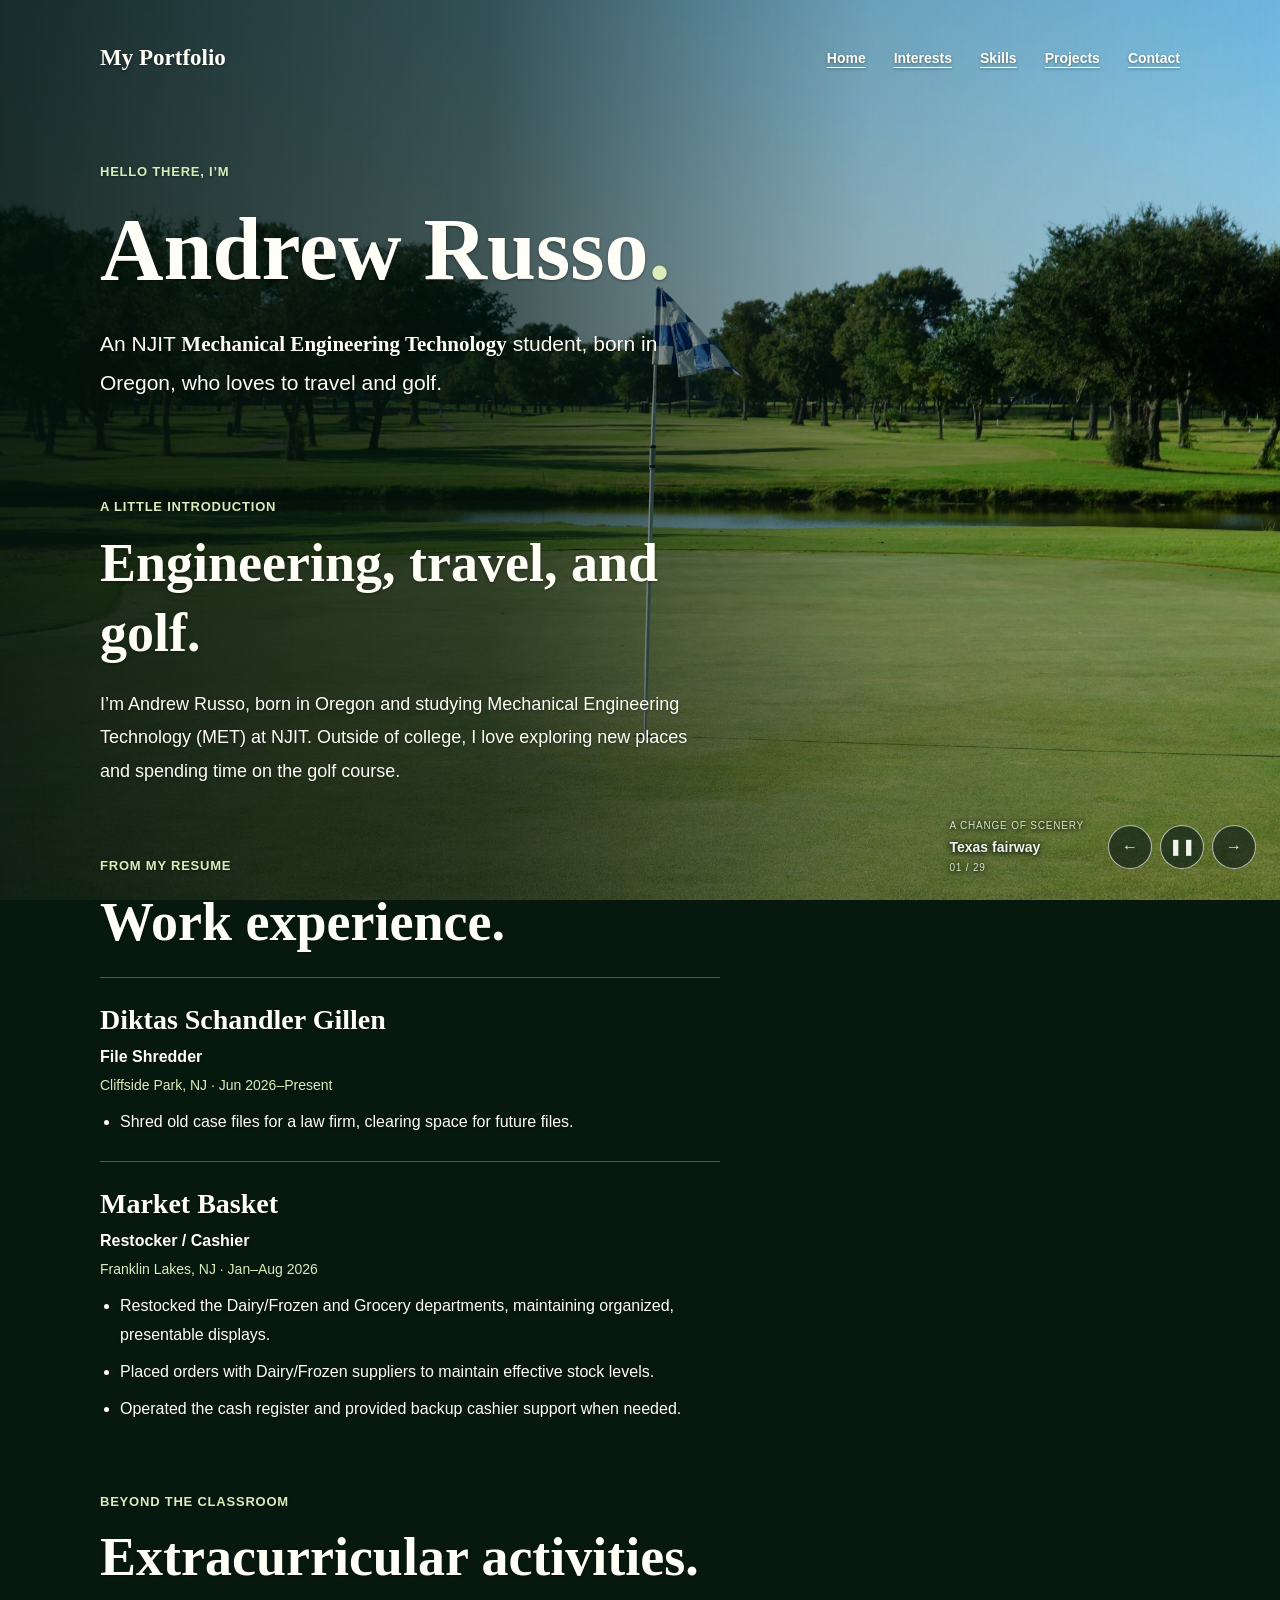
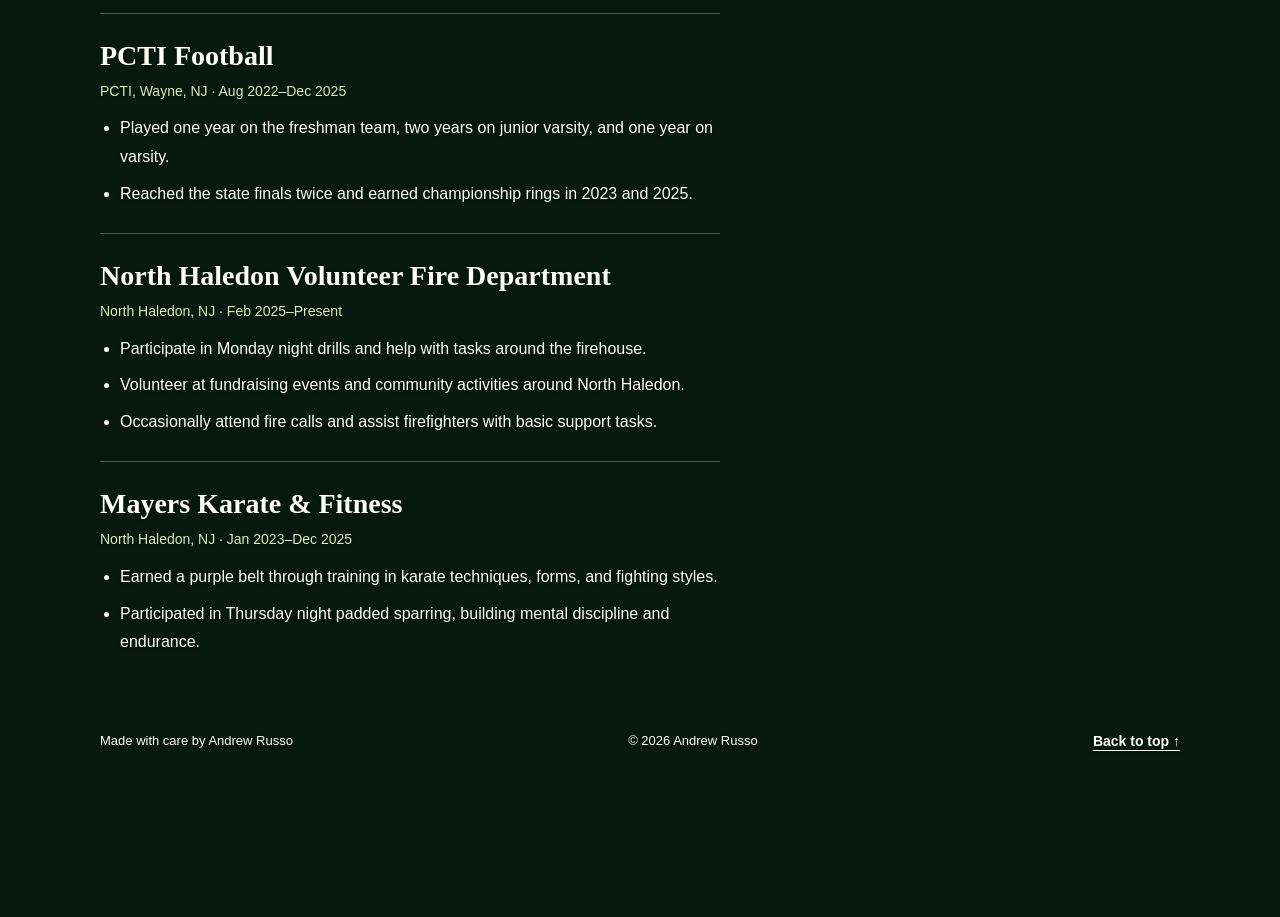
<file: index.html>
<!doctype html>
<html lang="en">
<head>
  <meta charset="utf-8">
  <meta name="viewport" content="width=device-width, initial-scale=1">
  <meta name="theme-color" content="#f4f6ed">
  <meta name="description" content="Andrew Russo is an NJIT Mechanical Engineering Technology student who loves travel and golf.">
  <title>Home | Andrew Russo</title>
  <link rel="stylesheet" href="./styles.css?v=mobile-menu-polish-2">
  <script src="./script.js?v=mobile-menu-1" defer></script>
</head>
<body class="scenic-page">

  <div class="scene-backdrop" aria-hidden="true">
    <div class="scene-photo is-active" data-scene-photo><img src="./assets/course-texas.jpg" alt="" fetchpriority="high"></div>
  </div>
  <header class="site-header">
    <a class="wordmark" href="./index.html" aria-label="My Portfolio, home">My Portfolio</a>
    <button class="menu-toggle" type="button" aria-expanded="false" aria-controls="site-navigation" hidden>
      <span data-menu-icon aria-hidden="true">&#9776;</span>
      <span data-menu-label>Menu</span>
    </button>
    <nav class="site-nav" id="site-navigation" aria-label="Main navigation">
      <a href="./index.html" aria-current="page">Home</a>
      <a href="./interests.html">Interests</a>
      <a href="./skills.html">Skills</a>
      <a href="./projects.html">Projects</a>
      <a href="./contacts.html">Contact</a>
    </nav>
    <button class="theme-toggle" type="button" aria-label="Toggle color theme" aria-pressed="false">
      <span class="theme-toggle-icon" aria-hidden="true">☾</span>
      <span data-theme-label>Switch to dark mode</span>
    </button>
  </header>

  <main id="top">
    <section class="hero" aria-labelledby="hero-title">
      <p class="eyebrow"><span class="text-backing">Hello there, I’m</span></p>
      <h1 id="hero-title"><span class="text-backing">Andrew Russo<span class="period">.</span></span></h1>
      <p class="hero-copy"><span class="text-backing">An NJIT <strong>Mechanical Engineering Technology</strong> student, born in Oregon, who loves to travel and golf.</span></p>
      <span class="sun-doodle" aria-hidden="true">✳</span>
    </section>

    <section class="content-section" id="about" aria-labelledby="about-title">
      <p class="eyebrow"><span class="text-backing">A little introduction</span></p>
      <h2 id="about-title"><span class="text-backing">Engineering, travel, and golf.</span></h2>
      <p class="section-copy"><span class="text-backing">I’m Andrew Russo, born in Oregon and studying Mechanical Engineering Technology (MET) at NJIT. Outside of college, I love exploring new places and spending time on the golf course.</span></p>
    </section>




    <section class="content-section resume-section" id="experience" aria-labelledby="experience-title">
      <p class="eyebrow">From my resume</p>
      <h2 id="experience-title">Work experience.</h2>
      <article class="resume-entry">
        <h3>Diktas Schandler Gillen</h3>
        <p class="resume-role">File Shredder</p>
        <p class="resume-meta">Cliffside Park, NJ &middot; Jun 2026&ndash;Present</p>
        <ul>
          <li>Shred old case files for a law firm, clearing space for future files.</li>
        </ul>
      </article>
      <article class="resume-entry">
        <h3>Market Basket</h3>
        <p class="resume-role">Restocker / Cashier</p>
        <p class="resume-meta">Franklin Lakes, NJ &middot; Jan&ndash;Aug 2026</p>
        <ul>
          <li>Restocked the Dairy/Frozen and Grocery departments, maintaining organized, presentable displays.</li>
          <li>Placed orders with Dairy/Frozen suppliers to maintain effective stock levels.</li>
          <li>Operated the cash register and provided backup cashier support when needed.</li>
        </ul>
      </article>
    </section>

    <section class="content-section resume-section" id="activities" aria-labelledby="activities-title">
      <p class="eyebrow">Beyond the classroom</p>
      <h2 id="activities-title">Extracurricular activities.</h2>
      <article class="resume-entry">
        <h3>PCTI Football</h3>
        <p class="resume-meta">PCTI, Wayne, NJ &middot; Aug 2022&ndash;Dec 2025</p>
        <ul>
          <li>Played one year on the freshman team, two years on junior varsity, and one year on varsity.</li>
          <li>Reached the state finals twice and earned championship rings in 2023 and 2025.</li>
        </ul>
      </article>
      <article class="resume-entry">
        <h3>North Haledon Volunteer Fire Department</h3>
        <p class="resume-meta">North Haledon, NJ &middot; Feb 2025&ndash;Present</p>
        <ul>
          <li>Participate in Monday night drills and help with tasks around the firehouse.</li>
          <li>Volunteer at fundraising events and community activities around North Haledon.</li>
          <li>Occasionally attend fire calls and assist firefighters with basic support tasks.</li>
        </ul>
      </article>
      <article class="resume-entry">
        <h3>Mayers Karate &amp; Fitness</h3>
        <p class="resume-meta">North Haledon, NJ &middot; Jan 2023&ndash;Dec 2025</p>
        <ul>
          <li>Earned a purple belt through training in karate techniques, forms, and fighting styles.</li>
          <li>Participated in Thursday night padded sparring, building mental discipline and endurance.</li>
        </ul>
      </article>
    </section>
  </main>

  <footer class="site-footer">
    <span>Made with care by Andrew Russo</span>
    <span>© <span id="year"></span> Andrew Russo</span>
    <a href="#top">Back to top ↑</a>
  </footer>
  <aside class="travel-dock" aria-label="Background slideshow">
    <div class="travel-caption"><span class="caption-kicker">A change of scenery</span><strong data-place>Texas fairway</strong><span data-count>01 / 29</span></div>
    <div class="travel-controls">
      <button type="button" data-action="previous" aria-label="Previous background" title="Previous background">&#8592;</button>
      <button type="button" data-action="toggle" aria-label="Pause slideshow" title="Pause slideshow">&#10074;&#10074;</button>
      <button type="button" data-action="next" aria-label="Next background" title="Next background">&#8594;</button>
    </div>
  </aside>
</body>
</html>
</file>
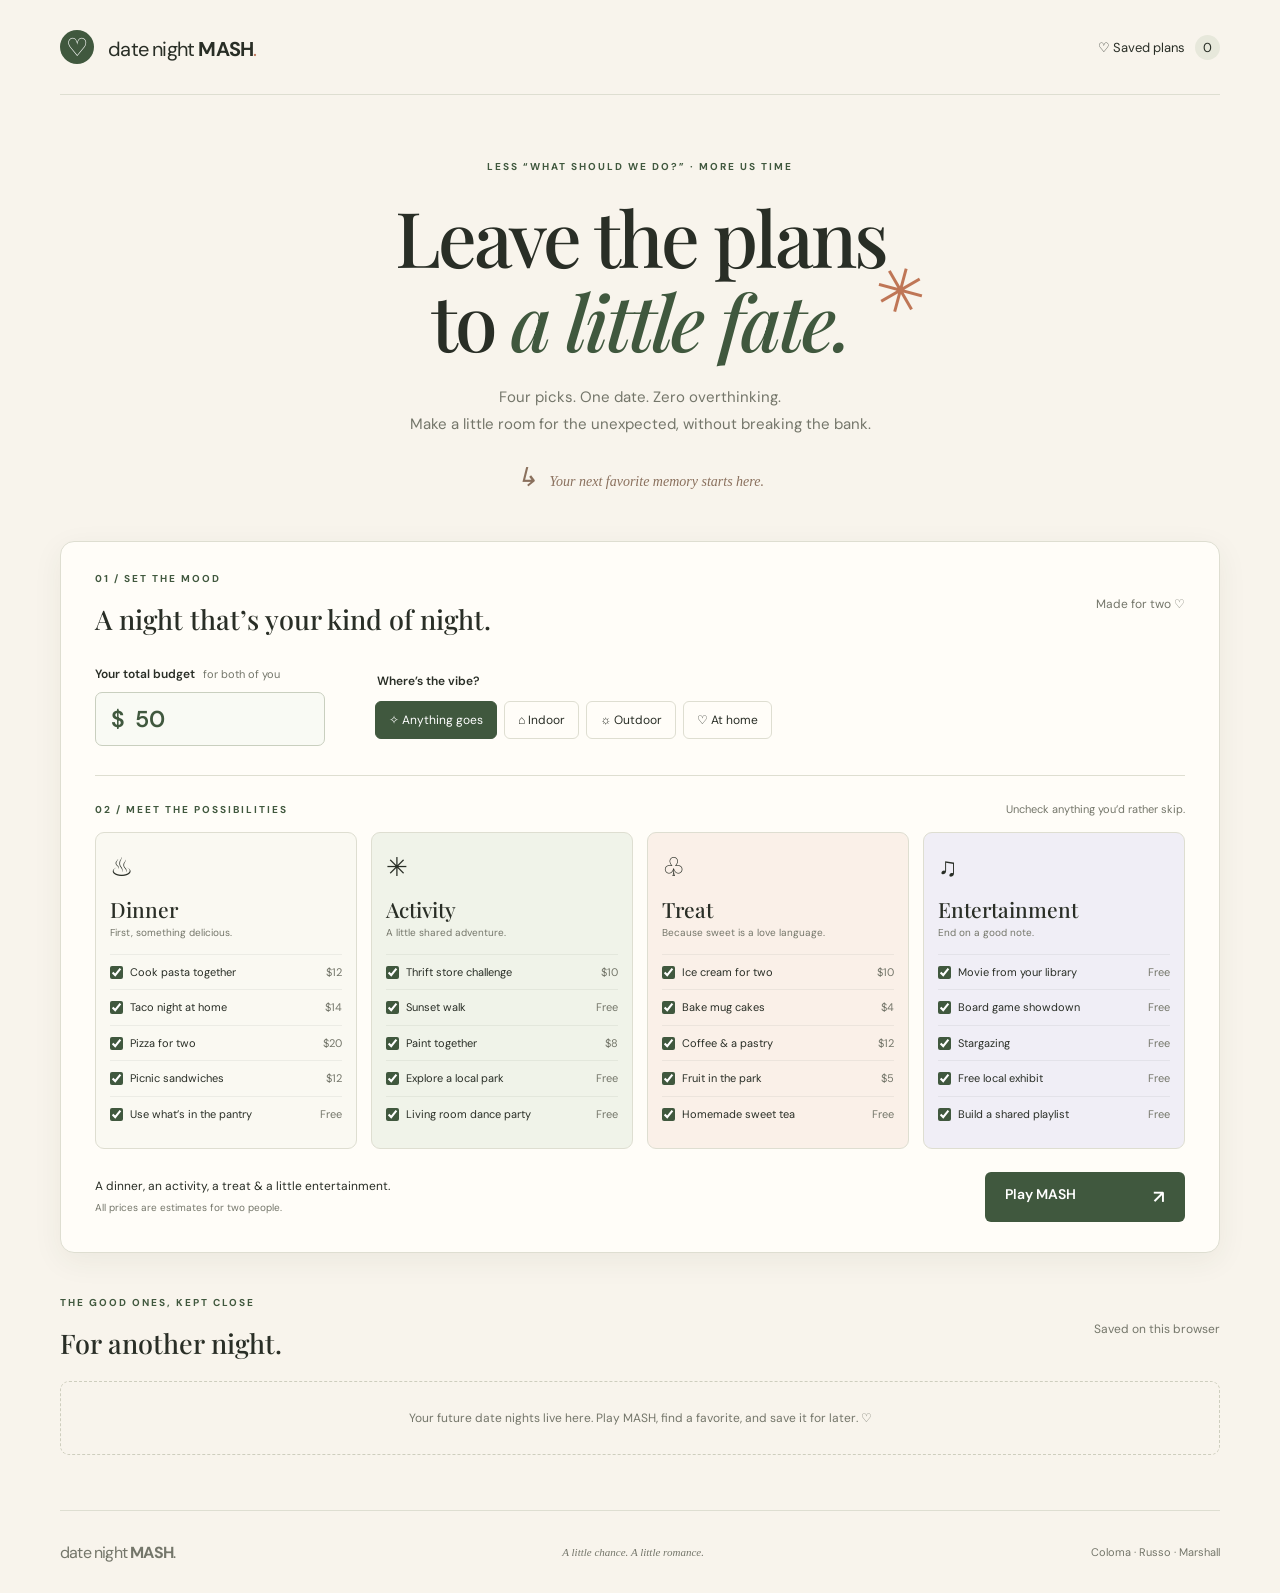
<file: date-night-mash/index.html>
<!doctype html>
<html lang="en">
<head>
  <meta charset="utf-8"><meta name="viewport" content="width=device-width, initial-scale=1">
  <meta name="theme-color" content="#f8f4ec"><meta name="description" content="A little spontaneity, within your budget. Build an affordable date night for two with Date Night MASH.">
  <title>Date Night MASH — Let fate plan your date</title>
  <link rel="stylesheet" href="style.css"><script src="ideas.js" defer></script><script src="app.js" defer></script>
</head>
<body>
  <header><a class="brand" href="./"><span class="brand-icon">♡</span> date night <b>MASH</b><span class="brand-dot">.</span></a><a class="saved-link" href="#saved">♡ Saved plans <span id="saved-count">0</span></a></header>
  <main>
    <section class="intro"><p class="eyebrow">LESS “WHAT SHOULD WE DO?” · MORE US TIME</p><h1>Leave the plans<br>to <em>a little fate.</em><span class="spark" aria-hidden="true">✳</span></h1><p>Four picks. One date. Zero overthinking.<br>Make a little room for the unexpected, without breaking the bank.</p><div class="intro-note"><span>↳</span> Your next favorite memory starts here.</div></section>
    <section class="planner" aria-labelledby="planner-title"><div class="section-heading"><div><p class="eyebrow">01 / SET THE MOOD</p><h2 id="planner-title">A night that’s your kind of night.</h2></div><span class="small-note">Made for two ♡</span></div>
      <form id="plan-form"><div class="controls"><label class="budget-label" for="budget">Your total budget <span>for both of you</span><div class="budget-input"><span>$</span><input id="budget" name="budget" type="number" min="0" max="10000" step="0.01" value="50" required></div></label><fieldset><legend>Where’s the vibe?</legend><div class="filters"><label><input type="radio" name="setting" value="all" checked><span>✧ Anything goes</span></label><label><input type="radio" name="setting" value="indoor"><span>⌂ Indoor</span></label><label><input type="radio" name="setting" value="outdoor"><span>☼ Outdoor</span></label><label><input type="radio" name="setting" value="home"><span>♡ At home</span></label></div></fieldset></div>
      <div class="options-heading"><p class="eyebrow">02 / MEET THE POSSIBILITIES</p><span>Uncheck anything you’d rather skip.</span></div><div id="categories" class="categories"></div>
      <div class="play-row"><p>A dinner, an activity, a treat & a little entertainment.<br><span>All prices are estimates for two people.</span></p><button class="primary" id="play" type="submit">Play MASH <span aria-hidden="true">↗</span></button></div></form>
      <p id="status" role="status" aria-live="polite"></p>
    </section>
    <section id="result-section" class="result-section" hidden aria-labelledby="result-title"><p class="eyebrow">03 / IT’S A DATE</p><div class="section-heading"><h2 id="result-title">Fate has pretty good taste.</h2><span class="pill">A little plan. A lot of possibility.</span></div><div id="result"></div><div class="result-actions"><button id="save" class="primary" type="button">♡ Save this date</button><button id="download" class="secondary" type="button">↓ Download plan</button><button id="again" class="text-button" type="button">Try your luck again ↻</button></div></section>
    <section id="saved" class="saved-section" aria-labelledby="saved-title"><div class="section-heading"><div><p class="eyebrow">THE GOOD ONES, KEPT CLOSE</p><h2 id="saved-title">For another night.</h2></div><span class="small-note">Saved on this browser</span></div><div id="favorites"></div></section>
  </main><footer><a class="brand" href="./">date night <b>MASH</b>.</a><p>A little chance. A little romance.</p><span>Coloma · Russo · Marshall</span></footer>
</body>
</html>
</file>
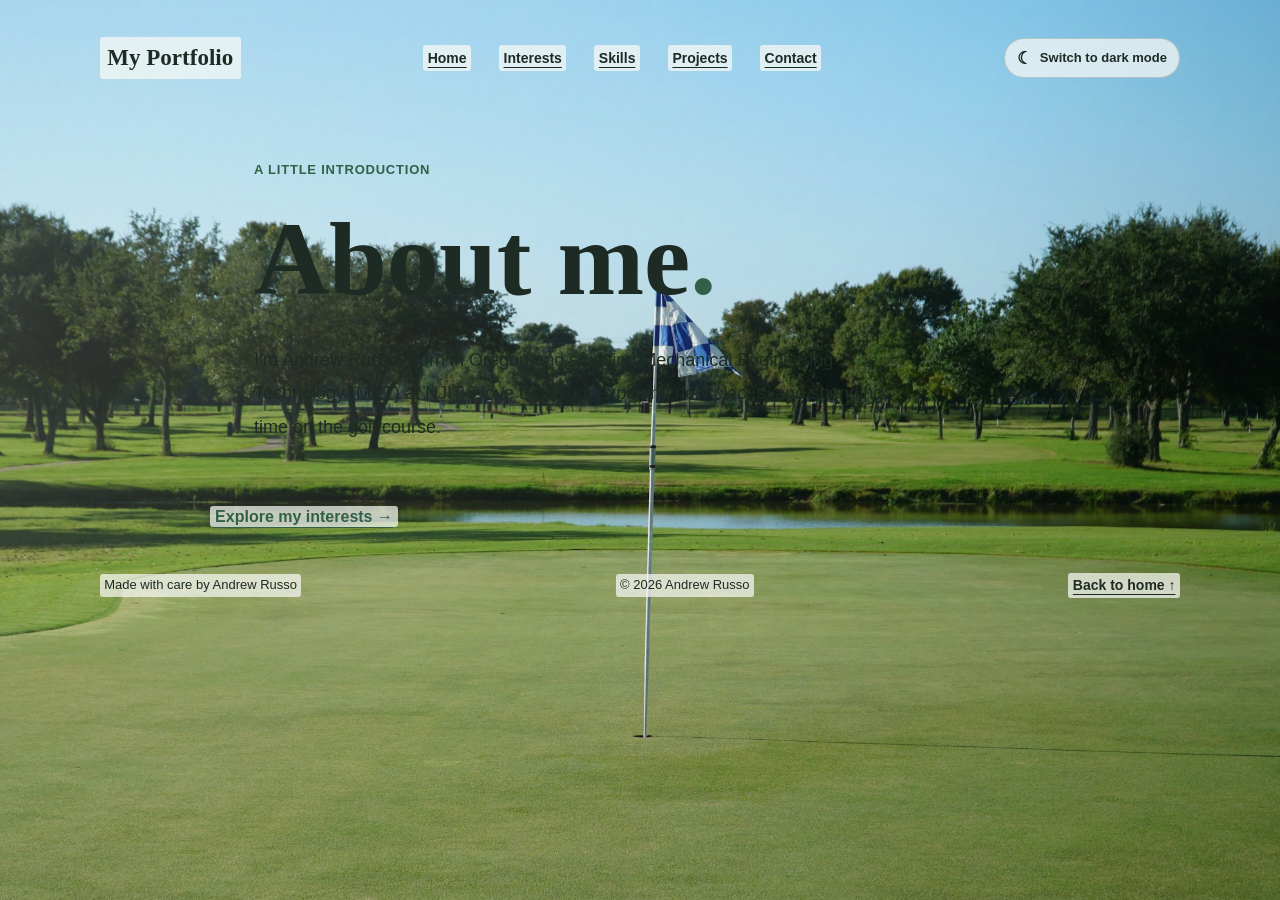
<file: about-me.html>
<!doctype html>
<html lang="en">
<head>
  <meta charset="utf-8">
  <meta name="viewport" content="width=device-width, initial-scale=1">
  <meta name="theme-color" content="#f4f6ed">
  <meta name="description" content="Learn about Andrew Russo, his NJIT studies, travel, and love of golf.">
  <title>About Me — Andrew Russo</title>
  <link rel="stylesheet" href="./styles.css?v=mobile-menu-polish-2">
  <script src="./script.js?v=mobile-menu-1" defer></script>
</head>
<body>
  <div class="scene-backdrop" aria-hidden="true">
    <div class="scene-photo is-active" data-scene-photo><img src="./assets/course-texas.jpg" alt="" fetchpriority="high"></div>
  </div>
  <header class="site-header">
    <a class="wordmark" href="./index.html" aria-label="My Portfolio, home">My Portfolio</a>
    <button class="menu-toggle" type="button" aria-expanded="false" aria-controls="site-navigation" hidden>
      <span data-menu-icon aria-hidden="true">&#9776;</span>
      <span data-menu-label>Menu</span>
    </button>
    <nav class="site-nav" id="site-navigation" aria-label="Main navigation">
      <a href="./index.html">Home</a>
      <a href="./interests.html">Interests</a>
      <a href="./skills.html">Skills</a>
      <a href="./projects.html">Projects</a>
      <a href="./contacts.html">Contact</a>
    </nav>
    <button class="theme-toggle" type="button" aria-label="Toggle color theme" aria-pressed="false">
      <span class="theme-toggle-icon" aria-hidden="true">☾</span>
      <span data-theme-label>Switch to dark mode</span>
    </button>
  </header>

  <main class="standalone-page" id="top">
    <section class="page-intro" aria-labelledby="page-title">
      <p class="eyebrow">A little introduction</p>
      <h1 id="page-title">About me<span class="period">.</span></h1>
      <p class="section-copy">I’m Andrew Russo, born in Oregon and studying Mechanical Engineering Technology (MET) at NJIT. I love traveling, exploring new places, and spending time on the golf course.</p>
    </section>
    <p><a class="text-link" href="./interests.html">Explore my interests &rarr;</a></p>
  </main>

  <footer class="site-footer">
    <span>Made with care by Andrew Russo</span>
    <span>© <span id="year"></span> Andrew Russo</span>
    <a href="./index.html">Back to home ↑</a>
  </footer>
</body>
</html>
</file>
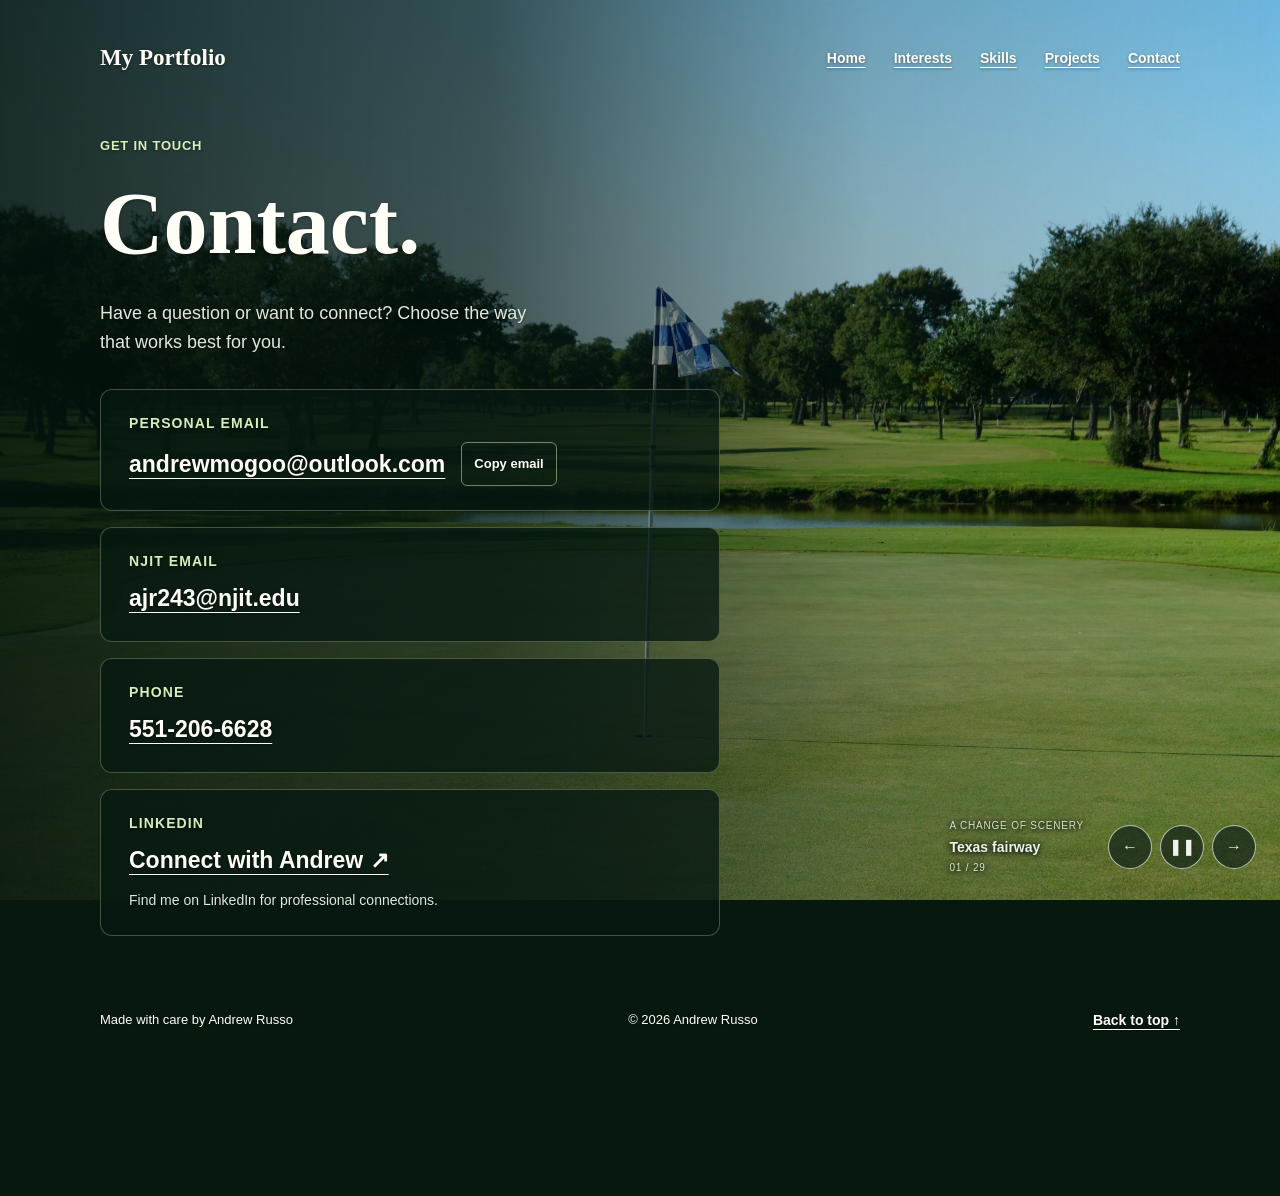
<file: contacts.html>
<!doctype html>
<html lang="en">
<head>
  <meta charset="utf-8">
  <meta name="viewport" content="width=device-width, initial-scale=1">
  <meta name="theme-color" content="#f4f6ed">
  <meta name="description" content="Get in touch with Andrew Russo through personal email, NJIT email, phone, or LinkedIn.">
  <title>Contact | Andrew Russo</title>
  <link rel="stylesheet" href="./styles.css?v=mobile-menu-polish-2">
  <script src="./script.js?v=mobile-menu-1" defer></script>
</head>
<body class="scenic-page">

  <div class="scene-backdrop" aria-hidden="true">
    <div class="scene-photo is-active" data-scene-photo><img src="./assets/course-texas.jpg" alt="" fetchpriority="high"></div>
  </div>
  <header class="site-header">
    <a class="wordmark" href="./index.html" aria-label="My Portfolio, home">My Portfolio</a>
    <button class="menu-toggle" type="button" aria-expanded="false" aria-controls="site-navigation" hidden>
      <span data-menu-icon aria-hidden="true">&#9776;</span>
      <span data-menu-label>Menu</span>
    </button>
    <nav class="site-nav" id="site-navigation" aria-label="Main navigation">
      <a href="./index.html">Home</a>
      <a href="./interests.html">Interests</a>
      <a href="./skills.html">Skills</a>
      <a href="./projects.html">Projects</a>
      <a href="./contacts.html" aria-current="page">Contact</a>
    </nav>
    <button class="theme-toggle" type="button" aria-label="Toggle color theme" aria-pressed="false">
      <span class="theme-toggle-icon" aria-hidden="true">☾</span>
      <span data-theme-label>Switch to dark mode</span>
    </button>
  </header>

  <main id="top">
    <section class="contact-section" id="contact" aria-labelledby="contact-title">
      <p class="eyebrow"><span class="text-backing">Get in touch</span></p>
      <h1 id="contact-title"><span class="text-backing">Contact.</span></h1>
      <p class="contact-intro">Have a question or want to connect? Choose the way that works best for you.</p>
      <div class="contact-methods">
        <section class="contact-method" aria-labelledby="personal-email-title">
          <h2 id="personal-email-title">Personal email</h2>
          <div class="contact-actions">
            <a class="contact-value" href="mailto:andrewmogoo@outlook.com">andrewmogoo@outlook.com</a>
            <button class="copy-button" type="button" data-copy-email="andrewmogoo@outlook.com">Copy email</button>
          </div>
          <p class="copy-status" role="status" aria-live="polite"></p>
        </section>
        <section class="contact-method" aria-labelledby="njit-email-title">
          <h2 id="njit-email-title">NJIT email</h2>
          <a class="contact-value" href="mailto:ajr243@njit.edu">ajr243@njit.edu</a>
        </section>
        <section class="contact-method" aria-labelledby="phone-title">
          <h2 id="phone-title">Phone</h2>
          <a class="contact-value" href="tel:+15512066628">551-206-6628</a>
        </section>
        <section class="contact-method" aria-labelledby="linkedin-title">
          <h2 id="linkedin-title">LinkedIn</h2>
          <a class="contact-value" href="https://www.linkedin.com/in/andrew-russo-a60a1843b/" target="_blank" rel="noopener noreferrer" aria-label="Connect with Andrew on LinkedIn (opens in a new tab)">Connect with Andrew &nearr;</a>
          <p>Find me on LinkedIn for professional connections.</p>
        </section>
      </div>
    </section>
  </main>

  <footer class="site-footer">
    <span>Made with care by Andrew Russo</span>
    <span>© <span id="year"></span> Andrew Russo</span>
    <a href="#top">Back to top ↑</a>
  </footer>
  <aside class="travel-dock" aria-label="Background slideshow">
    <div class="travel-caption"><span class="caption-kicker">A change of scenery</span><strong data-place>Texas fairway</strong><span data-count>01 / 29</span></div>
    <div class="travel-controls">
      <button type="button" data-action="previous" aria-label="Previous background" title="Previous background">&#8592;</button>
      <button type="button" data-action="toggle" aria-label="Pause slideshow" title="Pause slideshow">&#10074;&#10074;</button>
      <button type="button" data-action="next" aria-label="Next background" title="Next background">&#8594;</button>
    </div>
  </aside>
</body>
</html>
</file>
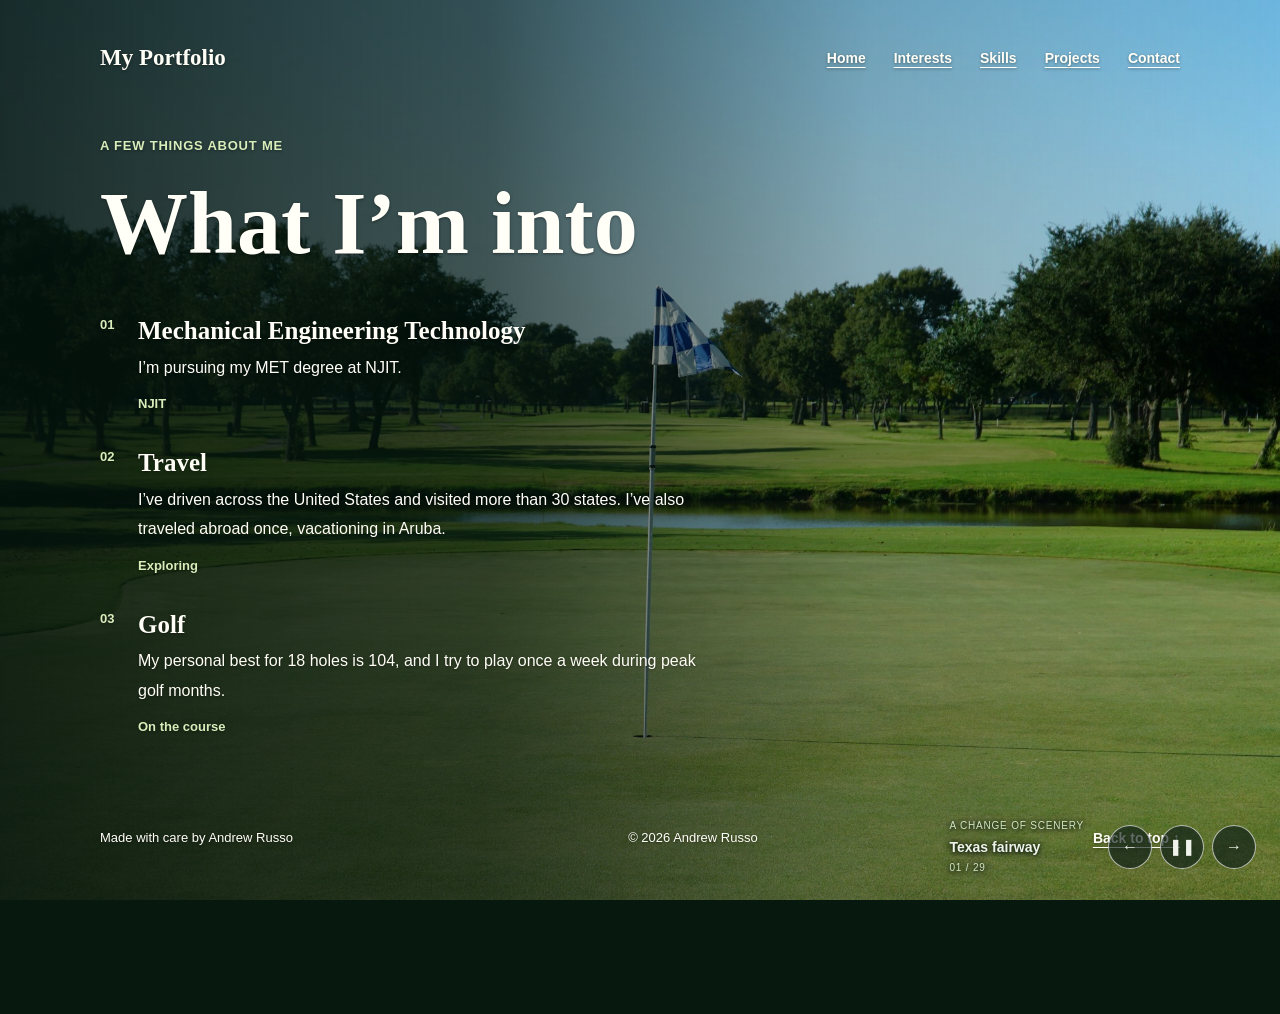
<file: interests.html>
<!doctype html>
<html lang="en">
<head>
  <meta charset="utf-8">
  <meta name="viewport" content="width=device-width, initial-scale=1">
  <meta name="theme-color" content="#f4f6ed">
  <meta name="description" content="Andrew Russoâ€™s interests in Mechanical Engineering Technology, travel, and golf.">
  <title>Interests â€” Andrew Russo</title>
  <link rel="stylesheet" href="./styles.css?v=mobile-menu-polish-2">
  <script src="./script.js?v=mobile-menu-1" defer></script>
</head>
<body class="scenic-page">

  <div class="scene-backdrop" aria-hidden="true">
    <div class="scene-photo is-active" data-scene-photo><img src="./assets/course-texas.jpg" alt="" fetchpriority="high"></div>
  </div>
  <header class="site-header">
    <a class="wordmark" href="./index.html" aria-label="My Portfolio, home">My Portfolio</a>
    <button class="menu-toggle" type="button" aria-expanded="false" aria-controls="site-navigation" hidden>
      <span data-menu-icon aria-hidden="true">&#9776;</span>
      <span data-menu-label>Menu</span>
    </button>
    <nav class="site-nav" id="site-navigation" aria-label="Main navigation">
      <a href="./index.html">Home</a>
      <a href="./interests.html" aria-current="page">Interests</a>
      <a href="./skills.html">Skills</a>
      <a href="./projects.html">Projects</a>
      <a href="./contacts.html">Contact</a>
    </nav>
    <button class="theme-toggle" type="button" aria-label="Toggle color theme" aria-pressed="false">
      <span class="theme-toggle-icon" aria-hidden="true">☾</span>
      <span data-theme-label>Switch to dark mode</span>
    </button>
  </header>

  <main id="top">
    <section class="content-section work-section" id="interests" aria-labelledby="work-title">
      <p class="eyebrow"><span class="text-backing">A few things about me</span></p>
      <h1 id="work-title"><span class="text-backing">What I’m into</span></h1>
      <div class="project-list">
        <article class="project">
          <span class="project-number">01</span>
          <div>
            <h2><span class="text-backing">Mechanical Engineering Technology</span></h2>
            <p><span class="text-backing">I’m pursuing my MET degree at NJIT.</span></p>
          </div>
          <span class="project-kind">NJIT</span>
        </article>
        <article class="project">
          <span class="project-number">02</span>
          <div>
            <h2><span class="text-backing">Travel</span></h2>
            <p><span class="text-backing">I’ve driven across the United States and visited more than 30 states. I’ve also traveled abroad once, vacationing in Aruba.</span></p>
          </div>
          <span class="project-kind">Exploring</span>
        </article>
        <article class="project">
          <span class="project-number">03</span>
          <div>
            <h2><span class="text-backing">Golf</span></h2>
            <p><span class="text-backing">My personal best for 18 holes is 104, and I try to play once a week during peak golf months.</span></p>
          </div>
          <span class="project-kind">On the course</span>
        </article>
      </div>
    </section>
  </main>

  <footer class="site-footer">
    <span>Made with care by Andrew Russo</span>
    <span>© <span id="year"></span> Andrew Russo</span>
    <a href="#top">Back to top ↑</a>
  </footer>
  <aside class="travel-dock" aria-label="Background slideshow">
    <div class="travel-caption"><span class="caption-kicker">A change of scenery</span><strong data-place>Texas fairway</strong><span data-count>01 / 29</span></div>
    <div class="travel-controls">
      <button type="button" data-action="previous" aria-label="Previous background" title="Previous background">&#8592;</button>
      <button type="button" data-action="toggle" aria-label="Pause slideshow" title="Pause slideshow">&#10074;&#10074;</button>
      <button type="button" data-action="next" aria-label="Next background" title="Next background">&#8594;</button>
    </div>
  </aside>
</body>
</html>
</file>
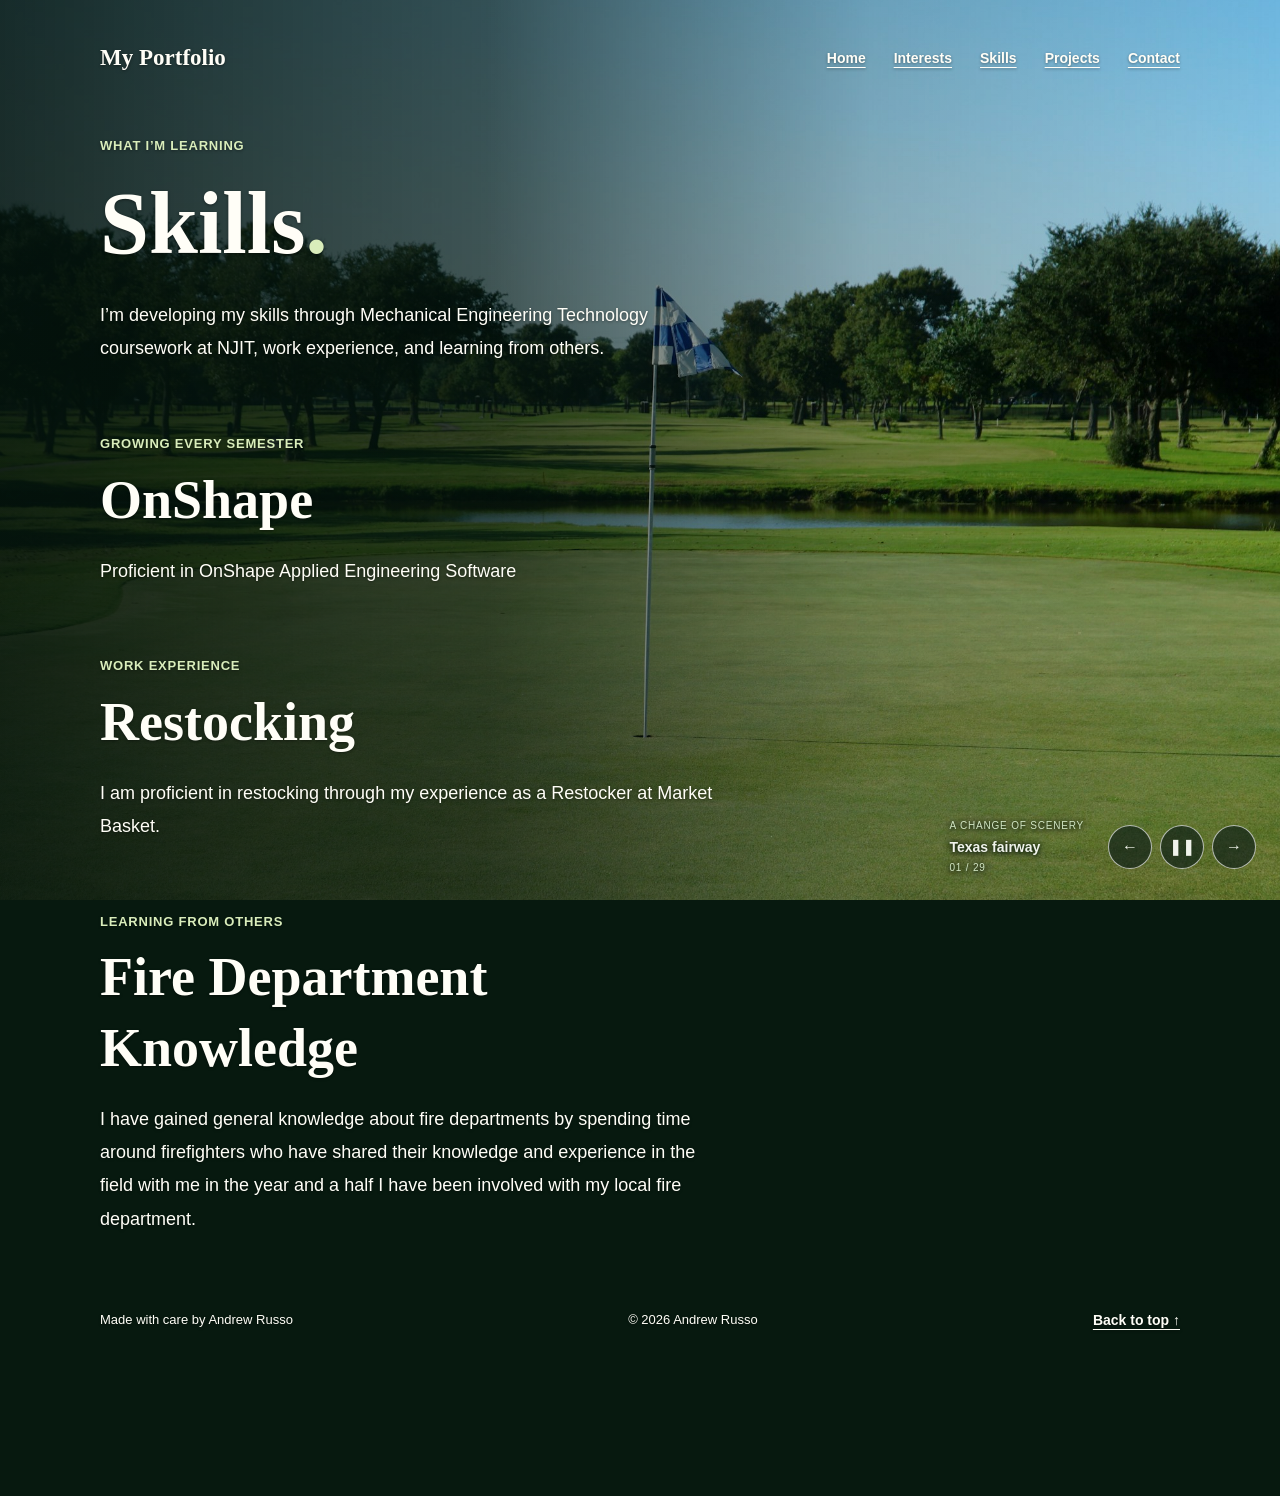
<file: skills.html>
<!doctype html>
<html lang="en">
<head>
  <meta charset="utf-8">
  <meta name="viewport" content="width=device-width, initial-scale=1">
  <meta name="theme-color" content="#f4f6ed">
  <meta name="description" content="Skills Andrew Russo is developing as a Mechanical Engineering Technology student at NJIT.">
  <title>Skills — Andrew Russo</title>
  <link rel="stylesheet" href="./styles.css?v=mobile-menu-polish-2">
  <script src="./script.js?v=mobile-menu-1" defer></script>
</head>
<body class="scenic-page">

  <div class="scene-backdrop" aria-hidden="true">
    <div class="scene-photo is-active" data-scene-photo><img src="./assets/course-texas.jpg" alt="" fetchpriority="high"></div>
  </div>
  <header class="site-header">
    <a class="wordmark" href="./index.html" aria-label="My Portfolio, home">My Portfolio</a>
    <button class="menu-toggle" type="button" aria-expanded="false" aria-controls="site-navigation" hidden>
      <span data-menu-icon aria-hidden="true">&#9776;</span>
      <span data-menu-label>Menu</span>
    </button>
    <nav class="site-nav" id="site-navigation" aria-label="Main navigation">
      <a href="./index.html">Home</a>
      <a href="./interests.html">Interests</a>
      <a href="./skills.html" aria-current="page">Skills</a>
      <a href="./projects.html">Projects</a>
      <a href="./contacts.html">Contact</a>
    </nav>
    <button class="theme-toggle" type="button" aria-label="Toggle color theme" aria-pressed="false">
      <span class="theme-toggle-icon" aria-hidden="true">☾</span>
      <span data-theme-label>Switch to dark mode</span>
    </button>
  </header>

  <main id="top">
    <section class="content-section" aria-labelledby="page-title">
      <p class="eyebrow">What I’m learning</p>
      <h1 id="page-title">Skills<span class="period">.</span></h1>
      <p class="section-copy">I’m developing my skills through Mechanical Engineering Technology coursework at NJIT, work experience, and learning from others.</p>
    </section>
    <section class="content-section" aria-labelledby="skills-title">
      <p class="eyebrow">Growing every semester</p>
      <h2 id="skills-title">OnShape</h2>
      <p class="section-copy">Proficient in OnShape Applied Engineering Software</p>
    </section>
    <section class="content-section" aria-labelledby="restocking-title">
      <p class="eyebrow">Work experience</p>
      <h2 id="restocking-title">Restocking</h2>
      <p class="section-copy">I am proficient in restocking through my experience as a Restocker at Market Basket.</p>
    </section>
    <section class="content-section" aria-labelledby="fire-department-title">
      <p class="eyebrow">Learning from others</p>
      <h2 id="fire-department-title">Fire Department Knowledge</h2>
      <p class="section-copy">I have gained general knowledge about fire departments by spending time around firefighters who have shared their knowledge and experience in the field with me in the year and a half I have been involved with my local fire department.</p>
    </section>
  </main>

  <footer class="site-footer">
    <span>Made with care by Andrew Russo</span>
    <span>© <span id="year"></span> Andrew Russo</span>
    <a href="#top">Back to top ↑</a>
  </footer>
  <aside class="travel-dock" aria-label="Background slideshow">
    <div class="travel-caption"><span class="caption-kicker">A change of scenery</span><strong data-place>Texas fairway</strong><span data-count>01 / 29</span></div>
    <div class="travel-controls">
      <button type="button" data-action="previous" aria-label="Previous background" title="Previous background">&#8592;</button>
      <button type="button" data-action="toggle" aria-label="Pause slideshow" title="Pause slideshow">&#10074;&#10074;</button>
      <button type="button" data-action="next" aria-label="Next background" title="Next background">&#8594;</button>
    </div>
  </aside>
</body>
</html>
</file>
<file: styles.css>
:root {
  color-scheme: light;
  --page: #e8eee1;
  --ink: #1d2b24;
  --accent: #315f48;
  --rule: rgba(29, 43, 36, 0.2);
  --panel: rgba(249, 250, 245, 0.84);
  --panel-hover: rgba(255, 255, 252, 0.94);
  --focus: #254f38;
  --font-playful: "Comic Sans MS", "Comic Sans", "Chalkboard SE", "Bradley Hand", cursive;
  --font-body: "Trebuchet MS", "Comic Sans MS", sans-serif;
}

body[data-theme="dark"] {
  color-scheme: dark;
  --page: #101713;
  --ink: #f0f3eb;
  --accent: #c4dfa9;
  --rule: rgba(240, 243, 235, 0.22);
  --panel: rgba(15, 23, 19, 0.82);
  --panel-hover: rgba(25, 37, 30, 0.96);
  --focus: #d7edbd;
}

* {
  box-sizing: border-box;
}

html {
  scroll-behavior: smooth;
}

body {
  margin: 0;
  background: var(--page);
  color: var(--ink);
  font-family: var(--font-body);
  font-size: 16px;
  line-height: 1.6;
  transition: background-color 400ms ease, color 400ms ease;
}

a {
  color: inherit;
}

a:focus-visible,
button:focus-visible {
  outline: 3px solid var(--focus);
  outline-offset: 4px;
}

.scene-backdrop {
  position: fixed;
  z-index: 0;
  inset: 0;
  overflow: hidden;
  background:
    radial-gradient(ellipse at 70% 22%, rgba(221, 235, 211, 0.52), transparent 50%),
    linear-gradient(145deg, #718b79, #243e39 64%, #182a2c);
  pointer-events: none;
}

.scene-backdrop::after {
  position: absolute;
  z-index: 1;
  inset: 0;
  background: linear-gradient(115deg, rgba(247, 249, 242, 0.22), rgba(235, 242, 231, 0.04) 60%, rgba(17, 35, 29, 0.14));
  content: "";
}

body[data-theme="dark"] .scene-backdrop::after {
  background: linear-gradient(115deg, rgba(5, 15, 14, 0.52), rgba(8, 18, 19, 0.2) 60%, rgba(5, 12, 12, 0.42));
}

.scene-photo {
  position: absolute;
  inset: -3%;
  background-position: center;
  background-size: cover;
  opacity: 0;
  transform: translate3d(var(--scene-x, 0px), var(--scene-y, 0px), 0) scale(var(--scene-zoom, 1.08));
  transition: opacity 1800ms ease, transform 900ms cubic-bezier(0.2, 0.65, 0.25, 1);
}

.scene-photo.is-active {
  opacity: 1;
}

.scene-photo img {
  display: block;
  width: 100%;
  height: 100%;
  object-fit: cover;
}

.site-header,
.site-footer {
  width: min(100% - 48px, 1080px);
  margin-inline: auto;
  display: flex;
  align-items: center;
  justify-content: space-between;
  border: 1px solid var(--rule);
  border-radius: 12px;
  background: var(--panel);
  box-shadow: 0 12px 40px rgba(13, 30, 22, 0.1);
  backdrop-filter: blur(16px);
  -webkit-backdrop-filter: blur(16px);
  transition: background-color 400ms ease, border-color 400ms ease;
}

.site-header {
  min-height: 76px;
  margin-top: 20px;
  padding-inline: 24px;
}

.wordmark {
  font-family: var(--font-playful);
  font-size: 23px;
  font-weight: 700;
  text-decoration: none;
}

.wordmark span,
.period {
  color: var(--accent);
}

nav {
  display: flex;
  flex-wrap: wrap;
  gap: 28px;
}

nav a,
.site-footer a {
  font-size: 14px;
  font-weight: 700;
  text-decoration-thickness: 1px;
  text-underline-offset: 4px;
}

.theme-toggle {
  display: inline-flex;
  align-items: center;
  gap: 8px;
  min-height: 40px;
  padding: 7px 12px;
  border: 1px solid var(--rule);
  border-radius: 999px;
  background: transparent;
  color: var(--ink);
  font: inherit;
  font-size: 13px;
  font-weight: 700;
  cursor: pointer;
  transition: background-color 200ms ease, border-color 200ms ease;
}

.theme-toggle:hover {
  background: var(--panel-hover);
}

.theme-toggle-icon {
  font-size: 17px;
  line-height: 1;
}

.hero,
.content-section,
.contact-section {
  width: min(100% - 48px, 860px);
  margin-inline: auto;
  border: 1px solid var(--rule);
  border-radius: 12px;
  background: var(--panel);
  box-shadow: 0 16px 48px rgba(13, 30, 22, 0.1);
  backdrop-filter: blur(16px);
  -webkit-backdrop-filter: blur(16px);
  transition: background-color 400ms ease, border-color 400ms ease;
}

.hero {
  min-height: 510px;
  padding-block: 108px 96px;
  position: relative;
  margin-top: 20px;
  padding-inline: 44px;
}

.eyebrow {
  margin: 0 0 12px;
  color: var(--accent);
  font-size: 13px;
  font-weight: 700;
  letter-spacing: 0.06em;
  text-transform: uppercase;
}

h1,
h2,
h3 {
  margin-top: 0;
  font-family: var(--font-playful);
  line-height: 1.1;
}

h1 {
  margin-bottom: 18px;
  font-size: clamp(58px, 10vw, 104px);
  font-weight: 700;
}

.hero-copy {
  max-width: 470px;
  margin: 0 0 28px;
  font-size: 21px;
}

.hero-copy strong {
  font-family: var(--font-playful);
}

.text-link {
  color: var(--accent);
  font-weight: 700;
  text-underline-offset: 5px;
}

.text-link:hover,
nav a:hover,
.site-footer a:hover {
  text-decoration-thickness: 2px;
}

.text-link span {
  display: inline-block;
  margin-left: 5px;
}

.sun-doodle {
  position: absolute;
  top: 130px;
  right: 8%;
  color: var(--accent);
  font-family: var(--font-playful);
  font-size: 92px;
  transform: rotate(-12deg);
}

.content-section {
  padding-block: 62px 74px;
  padding-inline: 44px;
  margin-top: 20px;
}

h2 {
  max-width: 650px;
  margin-bottom: 20px;
  font-size: clamp(34px, 6vw, 54px);
}

.section-copy {
  max-width: 640px;
  margin: 0;
  font-size: 18px;
}

.project-list {
  margin-top: 34px;
  border-top: 1px solid var(--rule);
}

.project {
  display: grid;
  grid-template-columns: 48px 1fr auto;
  align-items: start;
  gap: 20px;
  padding: 24px 0;
  border-bottom: 1px solid var(--rule);
}

.project-number,
.project-kind {
  color: var(--accent);
  font-size: 13px;
  font-weight: 700;
}

.project h3 {
  margin-bottom: 5px;
  font-size: 25px;
}

.project p {
  margin: 0;
}

.contact-section {
  padding-block: 72px 82px;
  padding-inline: 44px;
  margin-top: 20px;
}

.contact-section h2 {
  margin-bottom: 22px;
  font-size: clamp(44px, 8vw, 76px);
}

.email-link {
  display: inline-block;
  margin-right: 14px;
  color: var(--accent);
  font-size: 18px;
  font-weight: 700;
  text-underline-offset: 5px;
}

.copy-button {
  padding: 7px 12px;
  border: 1px solid var(--ink);
  border-radius: 3px;
  background: var(--panel);
  color: var(--ink);
  font: inherit;
  font-size: 13px;
  font-weight: 700;
  cursor: pointer;
}

.copy-button:hover {
  background: var(--ink);
  color: var(--page);
}

.copy-status {
  min-height: 24px;
  margin: 8px 0 0;
  color: var(--accent);
  font-size: 13px;
}

.site-footer {
  min-height: 72px;
  margin-top: 20px;
  margin-bottom: 20px;
  padding: 14px 22px;
  font-size: 13px;
}

@media (max-width: 600px) {
  .site-header,
  .site-footer {
    width: min(100% - 32px, 1080px);
  }

  .hero,
  .content-section,
  .contact-section {
    width: min(100% - 40px, 860px);
  }

  .site-header {
    min-height: 76px;
    margin-top: 12px;
    padding-inline: 16px;
    flex-wrap: wrap;
    gap: 8px 14px;
  }

  nav {
    gap: 14px;
    order: 3;
    width: 100%;
    padding-bottom: 12px;
  }

  nav a {
    font-size: 12px;
  }

  .hero {
    min-height: 440px;
    padding-top: 98px;
    padding-inline: 24px;
  }

  .sun-doodle {
    top: 42px;
    right: 4px;
    font-size: 58px;
  }

  .project {
    grid-template-columns: 30px 1fr;
    gap: 10px;
  }

  .project-kind {
    grid-column: 2;
  }

  .content-section,
  .contact-section {
    padding-inline: 24px;
  }

  .site-footer {
    flex-wrap: wrap;
    gap: 4px 14px;
    padding-block: 16px;
  }
}

@media (max-width: 380px) {
  .theme-toggle {
    gap: 5px;
    padding-inline: 9px;
    font-size: 12px;
  }

  .wordmark {
    font-size: 20px;
  }
}

@media (prefers-reduced-motion: reduce) {
  *,
  *::before,
  *::after {
    scroll-behavior: auto !important;
    transition-duration: 0.01ms !important;
  }
}

/* Keep the scenery above the body paint and below the page content. */
body { isolation: isolate; padding-bottom: 120px; }
.site-header, main, .site-footer { position: relative; z-index: 1; }
section[id] { scroll-margin-top: 24px; }
.site-header { gap: 20px; flex-wrap: wrap; padding-block: 14px; }
.hero-copy { max-width: 560px; }
.sun-doodle { top: 35px; right: 36px; font-size: 62px; }
.email-link, .contact-detail { overflow-wrap: anywhere; }
.travel-dock {
  position: fixed; z-index: 10; right: 24px; bottom: 24px;
  display: flex; align-items: center; gap: 24px; padding: 14px 18px;
  max-width: calc(100vw - 32px); border: 1px solid rgba(255,255,255,.3);
  border-radius: 24px; background: rgba(12,29,23,.88); color: #f0f3eb;
  box-shadow: 0 12px 40px rgba(0,0,0,.18); backdrop-filter: blur(16px);
}
.travel-caption { display: grid; gap: 2px; }
.caption-kicker, [data-count] { font-size: 10px; letter-spacing: .08em; text-transform: uppercase; color: #d1e5c3; }
.travel-caption strong { font-size: 14px; }
.travel-controls { display: flex; gap: 8px; flex-shrink: 0; }
.travel-controls button {
  width: 44px; height: 44px; display: grid; place-items: center;
  border: 1px solid rgba(255,255,255,.65); border-radius: 50%;
  background: rgba(255,255,255,.07); color: #f0f3eb; font: inherit; cursor: pointer;
  transition: background-color .2s, transform .2s;
}
.travel-controls button:hover { background: rgba(255,255,255,.22); transform: translateY(-2px); }
.travel-controls button:focus-visible { outline-color: #e1f3bf; }
.standalone-page, .contacts-page { width: min(100% - 40px, 860px); margin: 20px auto; }
.page-intro, .contacts-intro, .contact-list { padding: 44px; background: var(--panel); border: 1px solid var(--rule); border-radius: 12px; backdrop-filter: blur(16px); }
.standalone-page .content-section { width: 100%; }
.contact-list { margin-top: 20px; }
.contact-card { padding-block: 20px; border-top: 1px solid var(--rule); }
.contact-card h2 { font-size: 26px; }
@media (max-width: 600px) {
  h1 { font-size: clamp(44px, 12vw, 68px); }
  .site-header { gap: 12px; }
  .hero { padding-top: 90px; }
  .travel-dock { right: 16px; bottom: 16px; gap: 14px; padding: 10px 12px; border-radius: 18px; }
  .travel-caption strong { font-size: 12px; }
  .caption-kicker { display: none; }
  .travel-controls { gap: 6px; }
  .page-intro, .contacts-intro, .contact-list { padding: 24px; }
}
@media (prefers-reduced-motion: reduce) { .travel-controls button:hover { transform: none; } }

/* Let the photos breathe; contrast belongs immediately behind the words. */
:root { --text-backing: rgba(249, 250, 245, .72); }
body[data-theme="dark"] { --text-backing: rgba(10, 22, 17, .72); }
.site-header, .site-footer, .hero, .content-section, .contact-section,
.page-intro, .contacts-intro, .contact-list {
  background: transparent;
  border: 0;
  border-radius: 0;
  box-shadow: none;
  backdrop-filter: none;
  -webkit-backdrop-filter: none;
}
.hero { min-height: 0; padding: 52px 0 36px; margin-top: 24px; }
.content-section, .contact-section { padding: 28px 0; margin-top: 12px; }
.site-header { padding: 12px 0; }
.site-footer { padding: 14px 0; }
.text-backing {
  background: var(--text-backing);
  padding: .04em .16em;
  border-radius: 3px;
  box-decoration-break: clone;
  -webkit-box-decoration-break: clone;
}
h1, h2, h3 { line-height: 1.3; }
.hero-copy, .section-copy, .project p { line-height: 1.85; }
.hero-copy { margin-bottom: 18px; }
.eyebrow { margin-bottom: 10px; }
.project-list { margin-top: 18px; border: 0; }
.project { padding: 16px 0; border: 0; }
.wordmark, nav a, .site-footer > span, .site-footer > a,
.text-link, .email-link, .project-number, .project-kind {
  background: var(--text-backing);
  padding: .12em .32em;
  border-radius: 3px;
  box-decoration-break: clone;
  -webkit-box-decoration-break: clone;
}
.theme-toggle, .copy-button { background: var(--text-backing); }
.sun-doodle { display: none; }
.travel-dock {
  background: transparent; border: 0; box-shadow: none;
  backdrop-filter: none; padding: 0; border-radius: 0;
}
.travel-caption { text-shadow: 0 1px 4px #07170e, 0 0 10px #07170e; }
.travel-controls button { background: rgba(12,29,23,.65); }
@media (max-width: 600px) {
  .hero { padding: 32px 0 24px; }
  .content-section, .contact-section { padding: 22px 0; }
  .site-header { padding: 10px 0; }
  .travel-dock { padding: 0; }
  .project { gap: 10px; }
}

/* Saved production edits are published automatically. */

/* Match the fallback paint to pages with light text over darkened scenery. */
body:has(.travel-dock) { background-color: #07190f; }
.project h2 { margin-bottom: 5px; font-size: 25px; }

/* Interactive CAD viewers. */
.cad-section { width: min(100% - 64px, 1080px); margin: 0 auto 96px; }
.cad-heading { display: flex; justify-content: space-between; align-items: end; gap: 16px; margin-bottom: 22px; }
.cad-heading h2 { font-size: clamp(32px, 5vw, 48px); margin: 0; }
.cad-heading .eyebrow { margin-bottom: 8px; }
.cad-badge { font-size: 12px; letter-spacing: .08em; border: 1px solid #b7cba55e; padding: 9px 13px; border-radius: 30px; }
.cad-viewer { position: relative; background: #101c1a; border: 1px solid #c9e0b53d; border-radius: 18px; overflow: hidden; box-shadow: 0 24px 70px #00100960; text-shadow: none; }
.cad-stage { height: clamp(350px, 57vw, 590px); width: 100%; touch-action: none; cursor: grab; }
.cad-stage:active { cursor: grabbing; }
.cad-stage canvas { display: block; width: 100%; height: 100%; }
.cad-stage:focus-visible { outline: 3px solid #d9edbb; outline-offset: -5px; }
.cad-stage-label { position: absolute; left: 24px; top: 22px; font-size: 10px; letter-spacing: .17em; color: #b1c2b6; pointer-events: none; }
.cad-status { position: absolute; top: 42%; left: 10%; right: 10%; text-align: center; color: #e1eddb; pointer-events: none; }
.cad-status[hidden] { display: none; }
.cad-toolbar[hidden] { display: none; }
.cad-toolbar { display: flex; flex-wrap: wrap; align-items: center; gap: 8px; padding: 16px; border-top: 1px solid #c9e0b525; background: #0c1615; }
.cad-toolbar button { font: inherit; font-size: 12px; color: #e7eddf; background: #ffffff08; border: 1px solid #ffffff26; border-radius: 7px; padding: 10px 14px; cursor: pointer; min-height: 40px; }
.cad-toolbar button:hover, .cad-toolbar button[aria-pressed=true] { background: #d9edbb; color: #16201a; border-color: #d9edbb; }
.cad-toolbar button:focus-visible { outline: 2px solid #d9edbb; outline-offset: 3px; }
.cad-toolbar-divider { flex: 1; }
.cad-caption { display: flex; align-items: start; justify-content: space-between; gap: 20px; font-size: 12px; line-height: 1.8; margin-top: 18px; }
.cad-caption p { margin: 0; }.cad-caption p span { color: #c4d6bd; }.cad-caption a { color: #d9edbb; white-space: nowrap; text-underline-offset: 5px; }
.cad-note { font-size: 14px; line-height: 1.8; max-width: 680px; color: #e2e9d9; }
.cad-viewer:fullscreen { display: flex; flex-direction: column; border-radius: 0; }.cad-viewer:fullscreen .cad-stage { flex: 1; height: 0; min-height: 0; }
@media(max-width:600px) { .cad-section { width: calc(100% - 40px); margin-bottom: 60px; }.cad-heading { align-items: start; flex-direction: column; }.cad-toolbar { padding: 12px; gap: 6px; }.cad-toolbar button { padding: 10px; }.cad-toolbar-divider { display: none; }.cad-caption { flex-direction: column; gap: 10px; }.cad-stage-label { left: 16px; font-size: 8px; } }

/* Shared scenery theme for the five main portfolio pages. */
:where(.scenic-page) .text-backing, :where(.scenic-page) .wordmark, :where(.scenic-page) nav a, :where(.scenic-page) .site-footer > span, :where(.scenic-page) .site-footer > a, :where(.scenic-page) .text-link, :where(.scenic-page) .email-link, :where(.scenic-page) .project-number, :where(.scenic-page) .project-kind { background: transparent; padding: 0; border-radius: 0; }
:where(.scenic-page) .theme-toggle { display: none; }
:where(.scenic-page) .site-header { margin-top: 20px; }
:where(.scenic-page) .copy-button { background: transparent; }
:where(.scenic-page) .hero { padding-top: 42px; }
@media(max-width:600px) {:where(.scenic-page) .site-header {margin-top: 12px;}
 }
body:where(.scenic-page), body:where(.scenic-page)[data-theme="dark"] { --ink: #fffef7; --accent: #d9edbb; --focus: #fff; }
:where(.scenic-page) .scene-backdrop::after, body:where(.scenic-page)[data-theme="dark"] .scene-backdrop::after { background: linear-gradient(90deg, rgba(4,19,13,.87) 0%, rgba(4,19,13,.68) 38%, rgba(4,19,13,.22) 68%, transparent 100%); }
:where(.scenic-page) .hero, :where(.scenic-page) .content-section, :where(.scenic-page) .contact-section { width: min(100% - 64px, 620px); margin-left: max(32px, calc((100vw - 1080px) / 2)); margin-right: auto; }
:where(.scenic-page) h1 { font-size: clamp(54px,8vw,88px); }
:where(.scenic-page) .project { grid-template-columns: 26px 1fr; gap: 12px; }
:where(.scenic-page) .project-kind { grid-column: 2; }
:where(.scenic-page) .site-header, :where(.scenic-page) main, :where(.scenic-page) .site-footer { text-shadow: 0 1px 3px rgba(0,0,0,.4); }
@media(max-width:600px) {:where(.scenic-page) .scene-backdrop::after, body:where(.scenic-page)[data-theme="dark"] .scene-backdrop::after { background: linear-gradient(90deg,rgba(4,19,13,.8),rgba(4,19,13,.45)); }
:where(.scenic-page) .hero, :where(.scenic-page) .content-section, :where(.scenic-page) .contact-section {width: calc(100% - 40px); margin-inline:20px;}
 }


/* Home page details. */
:where(.scenic-page) .resume-entry { padding: 24px 0; border-top: 1px solid rgba(255,254,247,.28); }
:where(.scenic-page) .resume-entry:last-child { padding-bottom: 0; }
:where(.scenic-page) .resume-entry h3 { margin: 0 0 6px; font-size: clamp(22px, 4vw, 28px); overflow-wrap: break-word; }
:where(.scenic-page) .resume-role { margin: 0 0 4px; font-weight: 700; }
:where(.scenic-page) .resume-meta { margin: 0 0 12px; color: var(--accent); font-size: 14px; }
:where(.scenic-page) .resume-entry ul { margin: 0; padding-left: 20px; line-height: 1.8; }
:where(.scenic-page) .resume-entry li + li { margin-top: 8px; }


/* Contact page details. */
:where(.scenic-page) .contact-intro { margin: 0 0 32px; max-width: 440px; color: #e1e8dc; font-size: 18px; }
:where(.scenic-page) .contact-methods { display: grid; gap: 16px; }
:where(.scenic-page) .contact-method { padding: 24px 28px; border: 1px solid rgba(217,237,187,.28); border-radius: 12px; background: rgba(7,25,17,.78); }
:where(.scenic-page) .contact-method h2 { margin: 0 0 10px; color: var(--accent); font-family: var(--font-body); font-size: 14px; letter-spacing: .08em; text-transform: uppercase; }
:where(.scenic-page) .contact-value { display: inline-block; max-width: 100%; font-size: clamp(18px, 3vw, 23px); font-weight: 700; text-decoration-thickness: 1px; text-underline-offset: 6px; overflow-wrap: anywhere; }
:where(.scenic-page) .contact-value:hover { color: var(--accent); }
:where(.scenic-page) .contact-actions { display: flex; align-items: center; flex-wrap: wrap; gap: 16px; }
:where(.scenic-page) .contact-method .copy-button { min-height: 44px; border-color: rgba(217,237,187,.5); border-radius: 6px; }
:where(.scenic-page) .contact-method .copy-status:empty { display: none; }
:where(.scenic-page) .contact-method p { margin: 10px 0 0; color: #e1e8dc; font-size: 14px; }
@media(max-width:600px) {:where(.scenic-page) .contact-intro { font-size: 16px; margin-bottom: 24px; }
:where(.scenic-page) .contact-method { padding: 22px 20px; }
 }

/* Mobile navigation disclosure, shared by every page. */
.site-header {
  --menu-surface: rgba(246, 249, 240, .94);
  --menu-highlight: rgba(255, 255, 255, .6);
  --menu-border: rgba(49, 95, 72, .18);
  --menu-text: #203e2d;
  --menu-muted: #587461;
  --menu-active: rgba(49, 95, 72, .09);
  --menu-accent: #315f48;
}
.scenic-page .site-header,
body[data-theme="dark"] .site-header {
  --menu-surface: rgba(13, 34, 25, .94);
  --menu-highlight: rgba(206, 232, 194, .09);
  --menu-border: rgba(222, 239, 207, .2);
  --menu-text: #f4f7ed;
  --menu-muted: #adc2ae;
  --menu-active: rgba(211, 234, 188, .1);
  --menu-accent: #d9edbb;
}
.menu-toggle {
  display: inline-flex;
  align-items: center;
  justify-content: center;
  gap: 10px;
  min-height: 44px;
  padding: 10px 18px;
  border: 1px solid var(--menu-border);
  border-radius: 999px;
  background: linear-gradient(145deg, var(--menu-highlight), transparent), var(--menu-surface);
  color: var(--menu-text);
  box-shadow: inset 0 1px 0 rgba(255, 255, 255, .08), 0 4px 16px rgba(0, 15, 8, .1);
  backdrop-filter: blur(16px);
  -webkit-backdrop-filter: blur(16px);
  font: inherit;
  font-size: 13px;
  font-weight: 700;
  letter-spacing: .02em;
  text-shadow: none;
  cursor: pointer;
  transition: border-color 180ms ease, box-shadow 180ms ease;
}
.menu-toggle:hover,
.menu-toggle[aria-expanded="true"] {
  border-color: var(--menu-accent);
  box-shadow: inset 0 1px 0 rgba(255, 255, 255, .12), 0 5px 20px rgba(0, 15, 8, .16);
}
.menu-toggle [data-menu-icon] {
  position: relative;
  width: 16px;
  height: 14px;
  font-size: 0;
}
.menu-toggle [data-menu-icon]::before,
.menu-toggle [data-menu-icon]::after {
  content: "";
  position: absolute;
  left: 0;
  width: 16px;
  height: 1.5px;
  border-radius: 2px;
  background: currentColor;
  transition: transform 180ms ease, top 180ms ease;
}
.menu-toggle [data-menu-icon]::before { top: 4px; }
.menu-toggle [data-menu-icon]::after { top: 10px; }
.menu-toggle[aria-expanded="true"] [data-menu-icon]::before { top: 7px; transform: rotate(45deg); }
.menu-toggle[aria-expanded="true"] [data-menu-icon]::after { top: 7px; transform: rotate(-45deg); }
.menu-toggle[hidden], .site-header .site-nav[hidden] { display: none; }
@media (max-width: 800px) {
  .site-header { gap: 12px; }
  .site-header .wordmark { margin-right: auto; }
  .site-header .theme-toggle { order: 2; }
  .site-header .site-nav {
    order: 3;
    flex: 0 0 100%;
    flex-direction: column;
    gap: 3px;
    padding: 12px;
    border: 1px solid var(--menu-border);
    border-radius: 24px;
    background:
      radial-gradient(ellipse at 0 0, var(--menu-highlight), transparent 70%),
      repeating-linear-gradient(125deg, rgba(255, 255, 255, .018) 0 1px, transparent 1px 4px),
      var(--menu-surface);
    box-shadow: inset 0 1px 0 rgba(255, 255, 255, .1), 0 16px 40px rgba(0, 15, 8, .18);
    backdrop-filter: blur(20px);
    -webkit-backdrop-filter: blur(20px);
    text-shadow: none;
    animation: menu-reveal 180ms ease-out;
  }
  .site-header .site-nav a {
    display: flex;
    align-items: center;
    gap: 12px;
    min-height: 48px;
    padding: 11px 16px;
    border-radius: 14px;
    background: transparent;
    color: var(--menu-text);
    font-size: 15px;
    font-weight: 700;
    letter-spacing: .015em;
    text-decoration: none;
    transition: background-color 180ms ease, color 180ms ease;
  }
  .site-header .site-nav a::before {
    content: "";
    width: 5px;
    height: 5px;
    flex-shrink: 0;
    border-radius: 50%;
    background: var(--menu-muted);
    opacity: .45;
  }
  .site-header .site-nav a::after {
    content: "";
    margin-left: auto;
    color: var(--menu-muted);
    width: 6px;
    height: 6px;
    border-top: 1px solid currentColor;
    border-right: 1px solid currentColor;
    transform: rotate(45deg);
    transition: transform 180ms ease;
  }
  .site-header .site-nav a:hover,
  .site-header .site-nav a[aria-current="page"] {
    background: var(--menu-active);
    color: var(--menu-accent);
  }
  .site-header .site-nav a[aria-current="page"]::before {
    background: var(--menu-accent);
    opacity: 1;
    box-shadow: 0 0 8px var(--menu-active);
  }
  .site-header .site-nav a:hover::after { transform: translateX(3px) rotate(45deg); }
  .site-header .site-nav a:focus-visible { outline-offset: -3px; }
}
@keyframes menu-reveal {
  from { opacity: 0; transform: translateY(-5px); }
  to { opacity: 1; transform: translateY(0); }
}
@media (prefers-reduced-motion: reduce) {
  .menu-toggle,
  .menu-toggle [data-menu-icon]::before,
  .menu-toggle [data-menu-icon]::after,
  .site-header .site-nav a,
  .site-header .site-nav a::after { transition: none; }
  .site-header .site-nav { animation: none; }
}
</file>
<file: date-night-mash/style.css>
@import url('https://fonts.googleapis.com/css2?family=DM+Sans:wght@400;500;600;700&family=Playfair+Display:ital,wght@0,500;0,600;1,500&display=swap');
[hidden]{display:none!important}
:root{--paper:#f8f4ec;--ink:#292e26;--muted:#74766a;--line:#deded1;--green:#40583e;--pink:#ebc7b4}*{box-sizing:border-box}html{scroll-behavior:smooth;scroll-padding-top:25px}body{margin:0;background:var(--paper);color:var(--ink);font-family:'DM Sans',sans-serif;font-size:14px}header,main,footer{max-width:1160px;margin:auto}header{display:flex;justify-content:space-between;align-items:center;padding:30px 0;border-bottom:1px solid var(--line)}a{color:inherit;text-decoration:none}.brand{font-size:20px;letter-spacing:-.8px}.brand b{font-weight:700}.brand-icon{display:inline-grid;place-items:center;background:var(--green);color:white;border-radius:50%;width:34px;height:34px;margin-right:10px;font-size:25px}.brand-dot{color:#bd775b}.saved-link{font-size:13px}#saved-count{background:#e7e8db;border-radius:50%;padding:4px 8px;margin-left:7px}.intro{position:relative;text-align:center;padding:65px 0 48px}.eyebrow{font-size:10px;letter-spacing:2px;font-weight:700;color:var(--green);margin:0 0 16px}h1{font-family:'Playfair Display',Georgia,serif;font-size:clamp(50px,6vw,78px);font-weight:500;line-height:1.1;letter-spacing:-3px;margin:21px 0}h1 em{color:var(--green);font-weight:500}.spark{position:absolute;color:#bf7656;font-size:61px;transform:rotate(15deg);margin-left:26px;margin-top:-25px}.intro>p:not(.eyebrow){color:var(--muted);line-height:1.8;font-size:15px}.intro-note{font-family:Georgia,serif;font-style:italic;color:#8a705d;margin-top:24px}.intro-note span{font-size:26px;margin-right:8px}.planner{border:1px solid var(--line);border-radius:14px;background:#fffdf8;padding:30px 34px;box-shadow:0 8px 30px #323a2610}.section-heading{display:flex;align-items:center;justify-content:space-between;gap:20px}h2{font-family:'Playfair Display',Georgia,serif;font-weight:500;font-size:27px;margin:0}.small-note{font-size:12px;color:var(--muted)}.controls{display:flex;align-items:center;gap:50px;padding:29px 0;border-bottom:1px solid var(--line);margin-bottom:26px}.budget-label{font-weight:600;font-size:12px;min-width:230px}.budget-label>span{font-size:11px;color:var(--muted);font-weight:400;margin-left:5px}.budget-input{display:flex;align-items:center;border:1px solid #c9cfbf;border-radius:7px;background:#f9faf4;margin-top:10px;padding:10px 15px;font-size:23px;color:var(--green)}.budget-input input{width:100%;border:0;background:none;font:inherit;color:inherit;outline:0;margin-left:8px}.budget-input:focus-within{outline:2px solid var(--green)}fieldset{border:0;padding:0;margin:0}legend{font-size:12px;font-weight:600;margin-bottom:12px}.filters{display:flex;gap:7px;flex-wrap:wrap}.filters input{position:absolute;opacity:0}.filters span{display:block;padding:10px 13px;border:1px solid var(--line);border-radius:6px;font-size:12px;cursor:pointer}.filters input:checked+span{background:var(--green);border-color:var(--green);color:white}.filters input:focus-visible+span{outline:3px solid #c28b69}.options-heading{display:flex;justify-content:space-between;gap:10px;align-items:baseline}.options-heading>span{font-size:11px;color:var(--muted)}.categories{display:grid;grid-template-columns:repeat(4,1fr);gap:14px}.category{border:1px solid var(--line);border-radius:9px;overflow:hidden;padding:17px 14px;background:#faf9f2}.category:nth-child(2){background:#f0f3e9}.category:nth-child(3){background:#faf0e8}.category:nth-child(4){background:#f0eef6}.category-icon{font-size:26px;margin-bottom:11px}.category h3{font-family:'Playfair Display',Georgia,serif;font-size:21px;font-weight:500;margin:0 0 3px}.category .caption{color:var(--muted);font-size:10px;margin:0 0 15px}.option{display:flex;align-items:flex-start;gap:7px;font-size:11px;padding:9px 0;border-top:1px solid #292e2610;cursor:pointer;line-height:1.5}.option input{accent-color:var(--green);margin:2px 0 0}.option .price{margin-left:auto;white-space:nowrap;color:var(--muted)}.option.crossed span{text-decoration:line-through;opacity:.35}.play-row{display:flex;align-items:center;justify-content:space-between;gap:20px;margin-top:23px}.play-row p{font-size:12px;line-height:1.8;margin:0}.play-row p span{font-size:10px;color:var(--muted)}button{font:inherit;cursor:pointer;border-radius:6px;padding:13px 20px;border:0}button:disabled{opacity:.6;cursor:wait}.primary{background:var(--green);color:white;font-weight:600}.primary:hover{background:#2d432c}#play{min-width:200px;text-align:left}#play span{float:right;font-size:18px}button:focus-visible,a:focus-visible{outline:3px solid #c28b69;outline-offset:4px}#status{margin:14px 0 0;font-size:12px;color:var(--green)}#status:empty{display:none}.result-section,.saved-section{padding:43px 0 0}.pill{font-size:10px;background:#e8ebde;color:var(--green);padding:7px 12px;border-radius:30px}.plan{margin-top:20px;border:1px solid var(--line);border-radius:10px;background:#fffdf8;padding:23px}.plan-picks{display:grid;grid-template-columns:repeat(4,1fr);gap:20px}.plan-picks small{color:var(--muted);font-size:10px;text-transform:uppercase;letter-spacing:1px}.plan-picks h3{font-size:15px;margin:8px 0}.plan-picks p{font-size:12px;color:var(--muted);margin:0}.plan-total{display:flex;justify-content:space-between;align-items:center;border-top:1px dashed var(--line);padding-top:15px;margin-top:20px;color:var(--green)}.plan-total strong{font-size:22px}.plan-total span{font-size:11px}.result-actions{display:flex;gap:10px;flex-wrap:wrap;margin-top:15px}.secondary{border:1px solid var(--line);background:transparent}.text-button{background:transparent;color:var(--green)}.empty{padding:28px;text-align:center;border:1px dashed #cecebe;border-radius:9px;color:var(--muted);font-size:12px;margin-top:20px}.favorite-top{display:flex;align-items:center;justify-content:space-between}.favorite-top h3{font-size:13px;margin:0}.remove{padding:6px 10px;background:transparent;color:#8b4b3a;font-size:12px}.favorite-top+.plan-picks{margin-top:20px}footer{display:flex;justify-content:space-between;align-items:center;border-top:1px solid var(--line);padding:24px 0;margin-top:55px;color:var(--muted);font-size:11px}footer .brand{font-size:16px}footer p{font-family:Georgia,serif;font-style:italic}@media(min-width:1450px){header,main,footer{max-width:1200px}.intro{padding-top:75px}}@media(max-width:1240px){header,main,footer{margin-left:35px;margin-right:35px}}@media(max-width:760px){header,main,footer{margin-left:18px;margin-right:18px}header{padding:22px 0}.brand{font-size:16px}.brand-icon{width:28px;height:28px;margin-right:5px}.saved-link{font-size:11px}.intro{padding:43px 0 35px}h1{letter-spacing:-2px}.spark{font-size:35px;margin-left:8px;margin-top:-10px}.intro>p:not(.eyebrow){font-size:13px}.eyebrow{font-size:9px;letter-spacing:1.5px}.planner{padding:23px 18px}.section-heading{align-items:flex-start}h2{font-size:23px}.small-note{font-size:10px}.controls{flex-direction:column;align-items:stretch;gap:22px}.categories{grid-template-columns:repeat(2,1fr);gap:10px}.options-heading{display:block}.options-heading>span{display:block;margin-bottom:15px}.play-row{align-items:stretch;flex-direction:column}#play{padding:16px}.plan-picks{grid-template-columns:repeat(2,1fr)}.pill{display:none}footer{flex-wrap:wrap;gap:12px}footer p{display:none}.filters span{padding:10px;font-size:11px}.plan-total{gap:12px}.plan-total span{line-height:1.6}}@media(prefers-reduced-motion:reduce){html{scroll-behavior:auto}}
</file>
